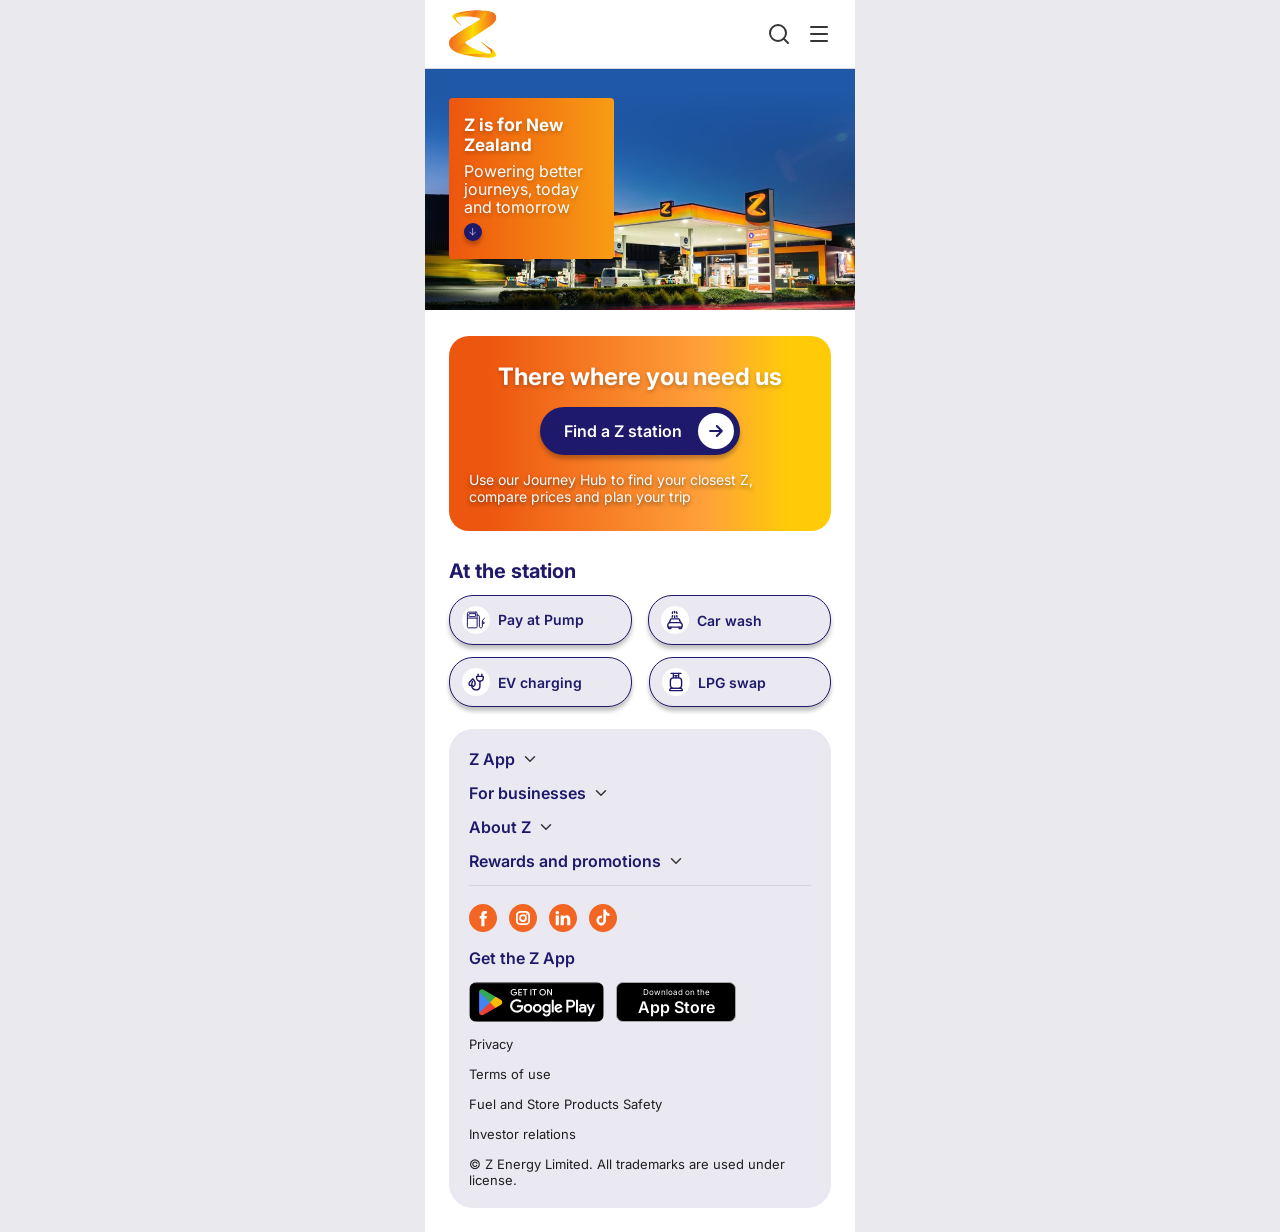
<file: index.html>
<!DOCTYPE html>
<html lang="en">
<head>
  <meta charset="utf-8">
  <meta name="viewport" content="width=device-width, initial-scale=1, viewport-fit=cover">
  <meta name="theme-color" content="#ffffff">
  <title>Z Energy – Home (Mobile 01)</title>
  <link rel="preconnect" href="https://fonts.googleapis.com">
  <link rel="preconnect" href="https://fonts.gstatic.com" crossorigin>
  <link href="https://fonts.googleapis.com/css2?family=Inter:wght@400;500;600;700;800&display=swap" rel="stylesheet">
  <link rel="stylesheet" href="styles.css?v=202611262155">
</head>
<body>
  <div class="page">

    <header class="nav">
      <a class="nav__logo" href="index.html" aria-label="Z home"><img src="assets/z-mark.svg" alt="Z"></a>
      <span class="nav__spacer"></span>
      <button class="nav__icon" type="button" aria-label="Search" data-toast="Search isn't part of this test"><img src="assets/search.svg" alt=""></button>
      <button class="nav__icon" type="button" aria-label="Menu" data-toast="Menu screen not built yet"><img src="assets/menu.svg" alt=""></button>
    </header>

    <main>
      <section class="hero-banner" aria-label="Z is for New Zealand">
        <div class="hero-card">
          <p class="hero-card__title">Z is <span class="for">for</span> New Zealand</p>
          <p class="hero-card__sub">Powering better journeys, today and tomorrow</p>
          <a class="hero-card__down" href="#find" aria-label="Scroll down"><img src="assets/hero-down.svg" alt=""></a>
        </div>
      </section>

      <section class="promo" id="find">
        <div class="promo__card">
          <h1 class="promo__title">There where you need us</h1>
          <a class="btn-arrow" href="journey-hub.html">
            Find a Z station
            <span class="btn-arrow__circle"><img src="assets/btn-arrow.svg" alt=""></span>
          </a>
          <p class="promo__text">Use our Journey Hub to find your closest Z, compare prices and plan your trip</p>
        </div>
      </section>

      <section class="section section--station">
        <h2 class="section__title section__title--navy">At the station</h2>
        <div class="chip-row">
          <button class="svc-chip svc-chip--tall" type="button" aria-pressed="false"><img src="assets/svc-paypump.svg" alt="">Pay at Pump</button>
          <button class="svc-chip" type="button" aria-pressed="false"><img src="assets/svc-carwash.svg" alt="">Car wash</button>
        </div>
        <div class="chip-row" style="gap:17px">
          <button class="svc-chip" type="button" aria-pressed="false"><img src="assets/svc-ev.svg" alt="">EV charging</button>
          <button class="svc-chip" type="button" aria-pressed="false"><img src="assets/svc-lpg.svg" alt="">LPG swap</button>
        </div>
      </section>
    </main>

    <footer class="footer" style="padding-top:16px">
      <div class="footer__card">
        <nav class="footer__menu" aria-label="Footer">
          <button type="button" aria-expanded="false">Z App <img src="assets/chevron-down.svg" alt=""></button>
          <button type="button" aria-expanded="false">For businesses <img src="assets/chevron-down.svg" alt=""></button>
          <button type="button" aria-expanded="false">About Z <img src="assets/chevron-down.svg" alt=""></button>
          <button type="button" aria-expanded="false">Rewards and promotions <img src="assets/chevron-down.svg" alt=""></button>
        </nav>
        <div class="footer__divider"></div>
        <div class="footer__social"><img src="assets/social-facebook.svg" alt="Facebook"><img src="assets/social-instagram.svg" alt="Instagram"><img src="assets/social-linkedin.svg" alt="LinkedIn"><img src="assets/social-tiktok.svg" alt="TikTok"></div>
        <div>
          <p class="footer__app-title">Get the Z App</p>
          <div class="footer__badges">
            <span class="badge-gplay" role="img" aria-label="Get it on Google Play"></span>
            <span class="badge-appstore" aria-label="Download on the App Store"><small>Download on the</small><strong>App Store</strong></span>
          </div>
        </div>
        <div class="footer__links">
          <a href="#">Privacy</a>
          <a href="#">Terms of use</a>
          <a href="#">Fuel and Store Products Safety</a>
          <a href="#">Investor relations</a>
          <p>© Z Energy Limited. All trademarks are used under license.</p>
        </div>
      </div>
    </footer>
  </div>

  <div class="toast" role="status" aria-live="polite"></div>
  <script src="app.js?v=202611262155"></script>
</body>
</html>
</file>
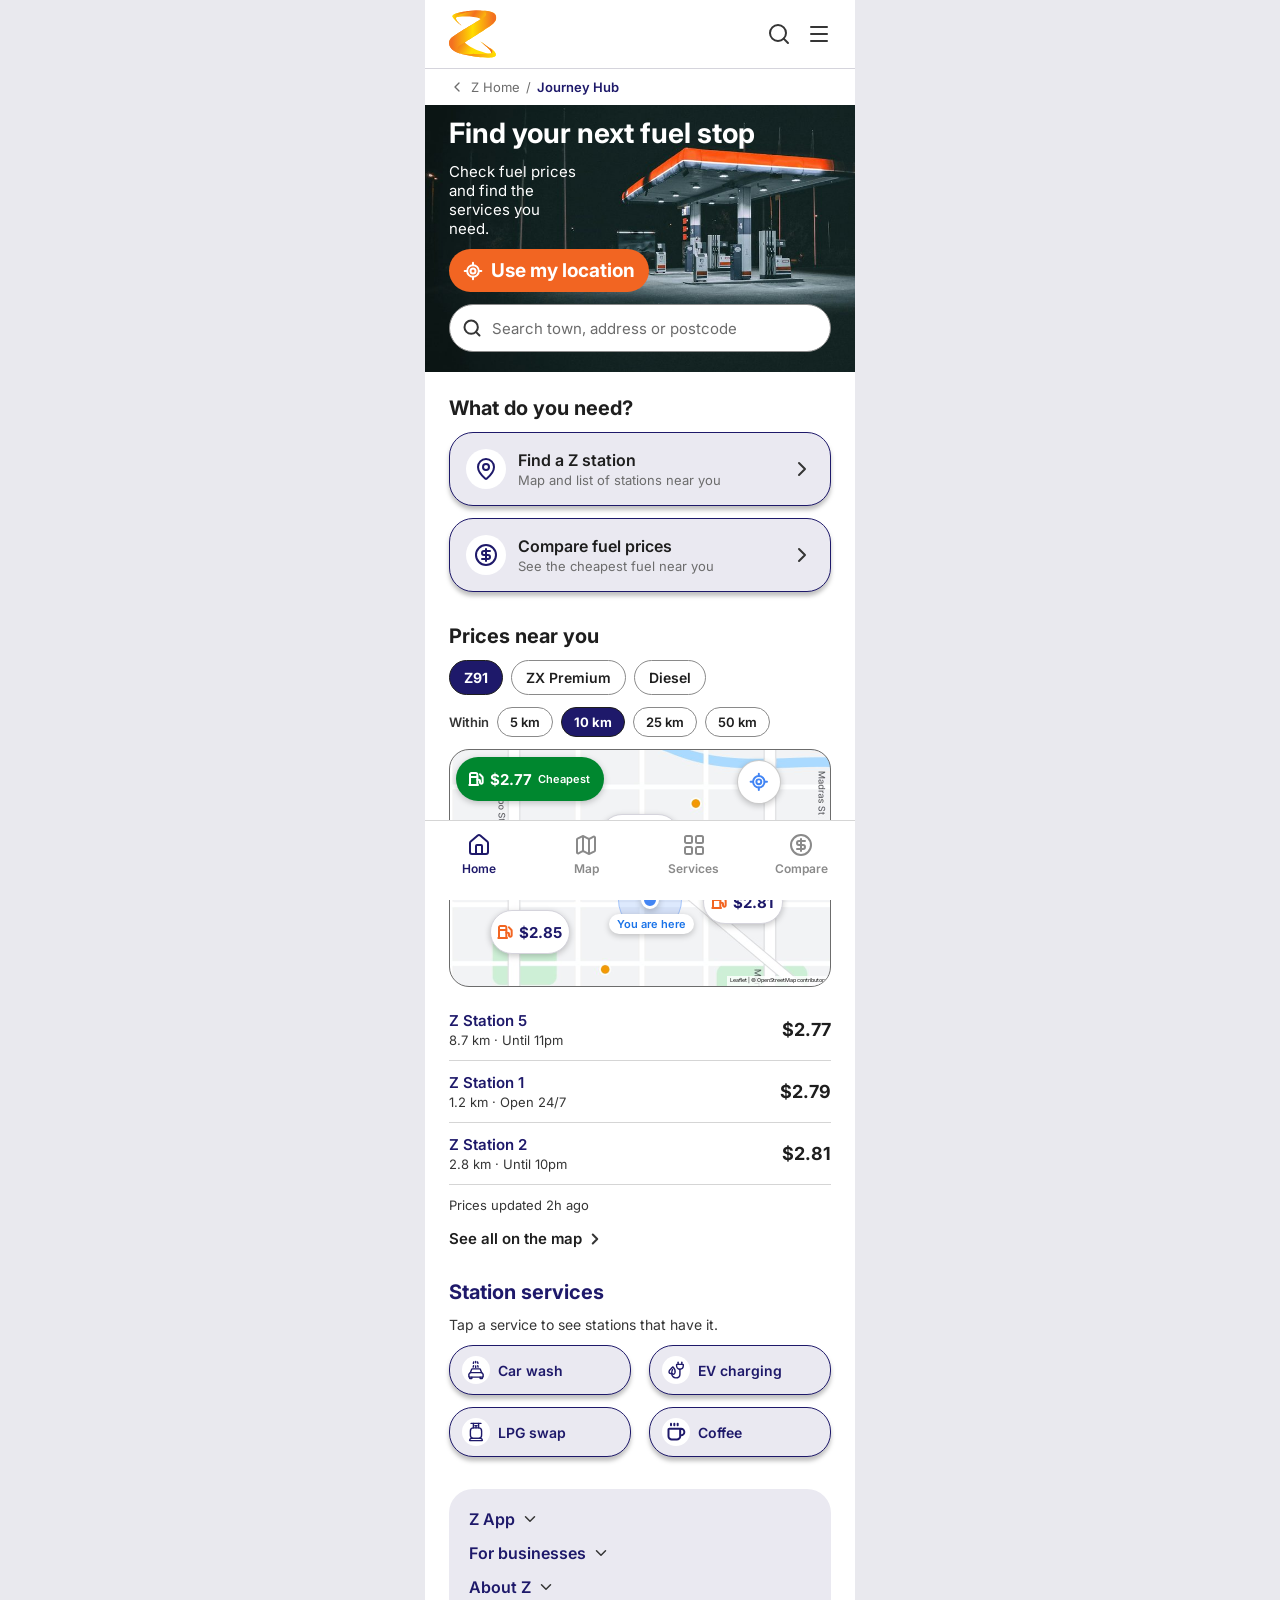
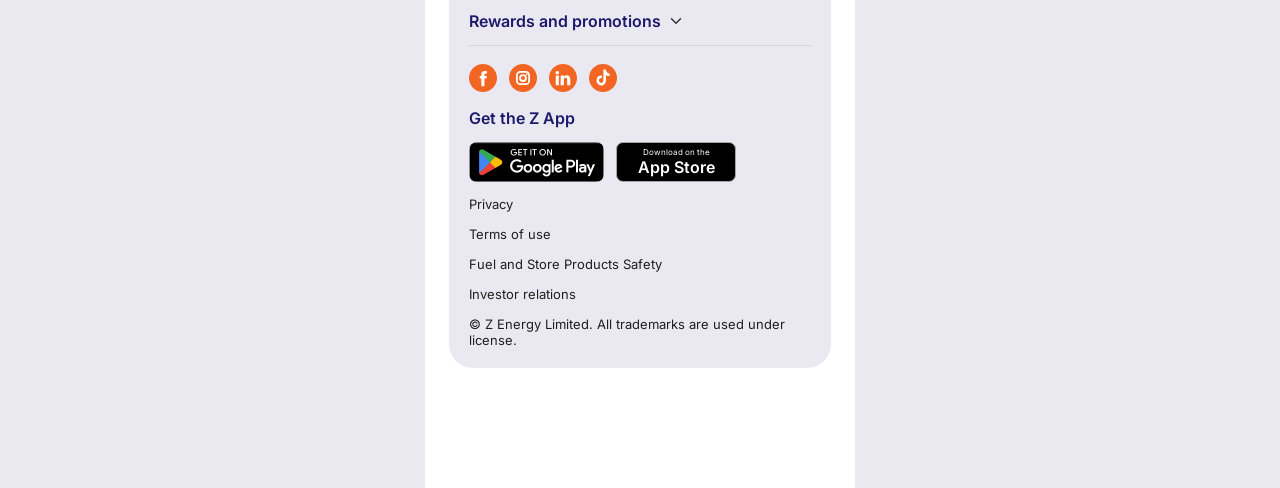
<file: journey-hub.html>
<!DOCTYPE html>
<html lang="en">
<head>
  <meta charset="utf-8">
  <meta name="viewport" content="width=device-width, initial-scale=1, viewport-fit=cover">
  <meta name="theme-color" content="#ffffff">
  <title>Z Energy – Journey Hub (Mobile 02)</title>
  <link rel="preconnect" href="https://fonts.googleapis.com">
  <link rel="preconnect" href="https://fonts.gstatic.com" crossorigin>
  <link href="https://fonts.googleapis.com/css2?family=Inter:wght@400;500;600;700;800&display=swap" rel="stylesheet">
  <link rel="stylesheet" href="styles.css?v=202611262155">
</head>
<body>
  <div class="page page--tabs">

    <header class="nav">
      <a class="nav__logo" href="index.html" aria-label="Z home"><img src="assets/z-mark.svg" alt="Z"></a>
      <span class="nav__spacer"></span>
      <button class="nav__icon" type="button" aria-label="Search" data-toast="Search isn't part of this test"><img src="assets/search.svg" alt=""></button>
      <button class="nav__icon" type="button" aria-label="Menu" data-toast="Menu screen not built yet"><img src="assets/menu.svg" alt=""></button>
    </header>

    <a class="crumb" href="index.html" aria-label="Back to Z Home">
      <img src="assets/crumb-back.svg" alt="">
      <span>Z Home</span>
      <span>/</span>
      <strong>Journey Hub</strong>
    </a>

    <main>
      <section class="hub-hero">
        <h1 class="hub-hero__title">Find your next fuel stop</h1>
        <p class="hub-hero__sub">Check fuel prices and find the services you need.</p>
        <button class="btn-locate" type="button" data-toast="Location would be requested here">
          <img src="assets/locate.svg" alt="">Use my location
        </button>
        <form class="searchbar" role="search" onsubmit="return false">
          <img src="assets/search-20.svg" alt="">
          <input type="search" placeholder="Search town, address or postcode" aria-label="Search town, address or postcode" enterkeyhint="search">
        </form>
      </section>

      <section class="section">
        <h2 class="section__title">What do you need?</h2>
        <a class="nav-card" href="#prices">
          <span class="nav-card__icon"><img src="assets/nav-pin.svg" alt=""></span>
          <span class="nav-card__text"><span class="nav-card__title">Find a Z station</span><span class="nav-card__sub">Map and list of stations near you</span></span>
          <img class="nav-card__chev" src="assets/chevron-right.svg" alt="">
        </a>
        <a class="nav-card" href="#prices">
          <span class="nav-card__icon"><img src="assets/nav-price.svg" alt=""></span>
          <span class="nav-card__text"><span class="nav-card__title">Compare fuel prices</span><span class="nav-card__sub">See the cheapest fuel near you</span></span>
          <img class="nav-card__chev" src="assets/chevron-right.svg" alt="">
        </a>
      </section>

      <section class="section" id="prices">
        <h2 class="section__title">Prices near you</h2>
        <div class="pills" data-group="fuel">
          <button class="pill" type="button" aria-pressed="true">Z91</button>
          <button class="pill" type="button" aria-pressed="false">ZX Premium</button>
          <button class="pill" type="button" aria-pressed="false">Diesel</button>
        </div>
        <div class="pills" data-group="distance">
          <span class="pills__label">Within</span>
          <button class="pill pill--sm" type="button" aria-pressed="false">5 km</button>
          <button class="pill pill--sm" type="button" aria-pressed="true">10 km</button>
          <button class="pill pill--sm" type="button" aria-pressed="false">25 km</button>
          <button class="pill pill--sm" type="button" aria-pressed="false">50 km</button>
        </div>

        <div class="map" aria-label="Map of nearby Z stations">
          <img class="map__acc" src="assets/you-accuracy.svg" alt="">
          <img class="map__dot" src="assets/you-dot.svg" alt="">
          <span class="map__here">You are here</span>
          <button class="map-pin map-pin--cheap" type="button" style="left:6px;top:7px" data-station="0"><img src="assets/fuel-white.svg" alt="">$2.77 <small>Cheapest</small></button>
          <button class="map-pin" type="button" style="left:150px;top:64px;width:80px" data-station="1"><img src="assets/fuel-orange.svg" alt="">$2.79</button>
          <button class="map-pin" type="button" style="left:253px;top:130px;width:80px" data-station="2"><img src="assets/fuel-orange.svg" alt="">$2.81</button>
          <button class="map-pin" type="button" style="left:40px;top:160px;width:80px" data-station="3"><img src="assets/fuel-orange.svg" alt="">$2.85</button>
          <button class="map__locate" type="button" aria-label="Locate me" data-toast="Location would be requested here"><img src="assets/locate-me.svg" alt=""></button>
          <span class="map__attr">Leaflet | © OpenStreetMap contributors</span>
        </div>

        <div class="prices">
          <div class="price-row" data-station="0"><div class="price-row__text"><span class="price-row__name">Z Station 5</span><span class="price-row__meta">8.7 km · Until 11pm</span></div><span class="price-row__price">$2.77</span></div>
          <div class="price-row" data-station="1"><div class="price-row__text"><span class="price-row__name">Z Station 1</span><span class="price-row__meta">1.2 km · Open 24/7</span></div><span class="price-row__price">$2.79</span></div>
          <div class="price-row" data-station="2"><div class="price-row__text"><span class="price-row__name">Z Station 2</span><span class="price-row__meta">2.8 km · Until 10pm</span></div><span class="price-row__price">$2.81</span></div>
        </div>
        <p class="prices__note">Prices updated 2h ago</p>
        <a class="see-all" href="#" data-toast="Full map not built yet">See all on the map <img src="assets/chevron-right-18.svg" alt=""></a>
      </section>

      <section class="section section--services">
        <h2 class="section__title section__title--navy">Station services</h2>
        <p class="section__hint">Tap a service to see stations that have it.</p>
        <div class="chip-row chip-row--wide">
          <button class="svc-chip" type="button" aria-pressed="false"><img src="assets/svc-carwash.svg" alt="">Car wash</button>
          <button class="svc-chip" type="button" aria-pressed="false"><img src="assets/svc-ev.svg" alt="">EV charging</button>
        </div>
        <div class="chip-row chip-row--wide">
          <button class="svc-chip" type="button" aria-pressed="false"><img src="assets/svc-lpg.svg" alt="">LPG swap</button>
          <button class="svc-chip" type="button" aria-pressed="false"><img src="assets/svc-coffee.svg" alt="">Coffee</button>
        </div>
      </section>
    </main>

    <footer class="footer">
      <div class="footer__card">
        <nav class="footer__menu" aria-label="Footer">
          <button type="button" aria-expanded="false">Z App <img src="assets/chevron-down.svg" alt=""></button>
          <button type="button" aria-expanded="false">For businesses <img src="assets/chevron-down.svg" alt=""></button>
          <button type="button" aria-expanded="false">About Z <img src="assets/chevron-down.svg" alt=""></button>
          <button type="button" aria-expanded="false">Rewards and promotions <img src="assets/chevron-down.svg" alt=""></button>
        </nav>
        <div class="footer__divider"></div>
        <div class="footer__social"><img src="assets/social-facebook.svg" alt="Facebook"><img src="assets/social-instagram.svg" alt="Instagram"><img src="assets/social-linkedin.svg" alt="LinkedIn"><img src="assets/social-tiktok.svg" alt="TikTok"></div>
        <div>
          <p class="footer__app-title">Get the Z App</p>
          <div class="footer__badges">
            <span class="badge-gplay" role="img" aria-label="Get it on Google Play"></span>
            <span class="badge-appstore" aria-label="Download on the App Store"><small>Download on the</small><strong>App Store</strong></span>
          </div>
        </div>
        <div class="footer__links">
          <a href="#">Privacy</a>
          <a href="#">Terms of use</a>
          <a href="#">Fuel and Store Products Safety</a>
          <a href="#">Investor relations</a>
          <p>© Z Energy Limited. All trademarks are used under license.</p>
        </div>
      </div>
    </footer>
  </div>

  <nav class="tabbar" aria-label="Journey Hub">
    <a class="tab" href="journey-hub.html" aria-current="page"><img src="assets/tab-home.svg" alt="">Home</a>
    <a class="tab" href="#" data-toast="Map tab not built yet"><img src="assets/tab-map.svg" alt="">Map</a>
    <a class="tab" href="#" data-toast="Services tab not built yet"><img src="assets/tab-services.svg" alt="">Services</a>
    <a class="tab" href="#" data-toast="Compare tab not built yet"><img src="assets/tab-compare.svg" alt="">Compare</a>
  </nav>

  <div class="toast" role="status" aria-live="polite"></div>
  <script src="app.js?v=202611262155"></script>
</body>
</html>
</file>
<file: styles.css>
/* Z mobile test — screens 01 (Entry) and 02 (Journey Hub), built from Figma "Mobile-test-1" */
:root {
  --z-navy: #1e196a;
  --z-orange: #f26522;
  --z-text: #353535;
  --z-text-strong: #1e1e1e;
  --z-muted: #6c6c6c;
  --z-border: #d5d4dc;
  --z-divider: #d5d5d5;
  --z-indigo-light: #eae9f1;
  --z-chip-border: #8a8a8a;
  --z-green: #00872f;
  --font-inter: "Inter", system-ui, -apple-system, "Segoe UI", sans-serif;
}

*, *::before, *::after { box-sizing: border-box; }
html { -webkit-text-size-adjust: 100%; }
body {
  margin: 0;
  font-family: var(--font-inter);
  color: var(--z-text-strong);
  background: #e9e9ee;
}
img { display: block; }
a { color: inherit; text-decoration: none; }
button, input { font: inherit; color: inherit; }
button { background: none; border: 0; padding: 0; cursor: pointer; }
p, h1, h2 { margin: 0; }

/* Phone-width column; on a desktop it sits centred so the mobile layout is still what you see */
.page {
  max-width: 430px;
  margin: 0 auto;
  min-height: 100vh;
  background: #fff;
  overflow-x: hidden;
}
.page--tabs { padding-bottom: calc(96px + env(safe-area-inset-bottom)); }

/* ---------- Nav bar (shared) ---------- */
.nav {
  position: sticky; top: 0; z-index: 20;
  display: flex; align-items: center; gap: 16px;
  padding: 10px 24px;
  background: #fff;
  border-bottom: 1px solid var(--z-border);
}
.nav__logo img { width: 48.3px; height: 48px; }
.nav__spacer { flex: 1; }
.nav__icon { width: 24px; height: 24px; }

/* ---------- Screen 01: hero banner ---------- */
.hero-banner {
  position: relative;
  height: 241px;
  background: #2b2f48 url("assets/hero.jpg") center / cover no-repeat;
}
.hero-card {
  position: absolute; left: 24.43px; top: 29.31px;
  width: 164.893px;
  display: flex; flex-direction: column; gap: 7.33px; align-items: flex-start;
  padding: 17.1px 14.657px;
  border-radius: 3.664px;
  background: linear-gradient(to right, #ed560e, #f89c14);
  color: #fff;
  text-shadow: 0 2px 4px rgba(0,0,0,.25);
}
.hero-card__title { font-weight: 700; font-size: 17.1px; line-height: 19.543px; }
.hero-card__title .for { font-size: 18px; }
.hero-card__sub { font-size: 16px; line-height: 18px; }
.hero-card__down {
  width: 18.321px; height: 18.321px; border-radius: 50%;
  background: var(--z-navy);
  box-shadow: 0 4px 4px rgba(0,0,0,.25);
  display: grid; place-items: center;
}
.hero-card__down img { width: 12.214px; height: 12.214px; }

/* ---------- Screen 01: "There where you need us" banner ---------- */
.promo { padding: 26px 24px 6px; }
.promo__card {
  display: flex; flex-direction: column; align-items: center; gap: 16px;
  padding: 26px 20px;
  border-radius: 20px;
  background: linear-gradient(90deg, #ed560e 9.86%, #ffa13a 66.88%, #ffcb08 89.19%);
  color: #fff;
  text-shadow: 0 2px 4px rgba(0,0,0,.25);
}
.promo__title { align-self: stretch; text-align: center; font-weight: 700; font-size: 24px; }
.promo__text { align-self: stretch; font-size: 14px; text-shadow: 0 2px 4px rgba(0,0,0,.5); }
.btn-arrow {
  display: inline-flex; align-items: center; gap: 16px;
  padding: 6px 6px 6px 24px;
  border-radius: 999px;
  background: var(--z-navy);
  filter: drop-shadow(0 4px 2px rgba(0,0,0,.25));
  font-weight: 600; font-size: 16px; line-height: 20px;
  color: #fff; text-shadow: none;
}
.btn-arrow__circle {
  width: 36px; height: 36px; border-radius: 50%;
  background: #fff; display: grid; place-items: center;
}
.btn-arrow__circle img { width: 20px; height: 20px; }
.btn-arrow:active { transform: translateY(1px); }

/* ---------- Sections ---------- */
.section { display: flex; flex-direction: column; gap: 12px; padding: 24px 24px 8px; }
.section--station { padding: 22px 24px 6px; }
.section--services { padding: 24px; }
.section__title { font-weight: 700; font-size: 20px; color: var(--z-text-strong); }
.section__title--navy { color: var(--z-navy); }
.section__hint { font-size: 14px; color: var(--z-text); }

/* ---------- Service chips (shared) ---------- */
.chip-row { display: flex; gap: 16px; }
.chip-row--wide { gap: 18px; }
.svc-chip {
  flex: 1 1 0; min-width: 0;
  display: flex; align-items: center; gap: 8px;
  padding: 10px 12px;
  border: 1.5px solid var(--z-navy);
  border-radius: 24px;
  background: var(--z-indigo-light);
  filter: drop-shadow(0 4px 2px rgba(0,0,0,.25));
  font-weight: 600; font-size: 14px; color: var(--z-navy);
  white-space: nowrap; text-align: left;
}
.svc-chip img { width: 28px; height: 28px; flex: none; }
.svc-chip--tall { line-height: 24px; }
.svc-chip.is-on { background: var(--z-navy); color: #fff; }

/* ---------- Footer (shared) ---------- */
.footer { padding: 8px 24px 24px; }
.footer__card {
  display: flex; flex-direction: column; gap: 14px;
  padding: 20px;
  border-radius: 24px;
  background: var(--z-indigo-light);
}
.footer__menu { display: flex; flex-direction: column; gap: 14px; }
.footer__menu button {
  display: inline-flex; align-items: center; gap: 6px;
  font-weight: 600; font-size: 16px; color: var(--z-navy);
}
.footer__menu img { width: 18px; height: 18px; transition: transform .2s; }
.footer__menu button[aria-expanded="true"] img { transform: rotate(180deg); }
.footer__divider { height: 1px; background: var(--z-divider); }
.footer__social { display: flex; gap: 12px; padding-top: 4px; }
.footer__social img { width: 28px; height: 28px; }
.footer__app-title { font-weight: 600; font-size: 16px; line-height: 24px; color: var(--z-navy); }
.footer__badges { display: flex; gap: 12px; align-items: center; margin-top: 12px; }
.badge-gplay {
  width: 135.333px; height: 40px; border-radius: 8px;
  background: #000 url("assets/google-play.png") center / cover no-repeat;
}
.badge-appstore {
  width: 120px; height: 40px; border-radius: 7px;
  border: 1px solid #a6a6a6; background: #000; color: #fff;
  display: flex; flex-direction: column; align-items: center; justify-content: center;
  line-height: normal;
}
.badge-appstore small { font-size: 8px; }
.badge-appstore strong { font-size: 16px; font-weight: 600; }
.footer__links { display: flex; flex-direction: column; gap: 14px; font-size: 13px; color: #1f1f1f; }

/* ---------- Screen 02: breadcrumb ---------- */
.crumb { display: flex; align-items: center; gap: 6px; padding: 10px 24px; font-size: 13px; color: var(--z-muted); }
.crumb img { width: 16px; height: 16px; }
.crumb strong { font-weight: 600; color: var(--z-navy); }

/* ---------- Screen 02: hero ---------- */
.hub-hero {
  position: relative;
  height: 267px;
  background-color: #f2f2f2;
  background: #1d2630 url("assets/station-night.jpg") center / cover no-repeat;
  color: #fff;
}
.hub-hero__title { position: absolute; left: 24px; top: 11px; font-weight: 700; font-size: 28px; white-space: nowrap; }
.hub-hero__sub { position: absolute; left: 24px; top: 57px; width: 132px; font-weight: 400; font-size: 15px; }
.btn-locate {
  position: absolute; left: 24px; top: 144px;
  display: inline-flex; align-items: center; gap: 8px;
  padding: 10px 14px; border-radius: 24px;
  background: var(--z-orange);
  font-weight: 700; font-size: 19px; color: #fff;
}
.btn-locate img { width: 20px; height: 20px; }
.searchbar {
  position: absolute; left: 24px; right: 24px; top: 199px;
  height: 48px;
  display: flex; align-items: center; gap: 8px;
  padding: 0 12px;
  border: 1.5px solid var(--z-chip-border); border-radius: 24px;
  background: #fff;
}
.searchbar img { width: 20px; height: 20px; flex: none; }
.searchbar input {
  flex: 1; min-width: 0; border: 0; outline: 0; background: transparent;
  font-size: 15px; color: var(--z-text-strong);
}
.searchbar input::placeholder { color: var(--z-muted); }
.searchbar:focus-within { border-color: var(--z-navy); }

/* ---------- Screen 02: nav cards ---------- */
.nav-card {
  display: flex; align-items: center; gap: 12px;
  padding: 16px;
  border: 1.5px solid var(--z-navy); border-radius: 24px;
  background: var(--z-indigo-light);
  filter: drop-shadow(0 4px 2px rgba(0,0,0,.25));
}
.nav-card__icon { padding: 8px; border-radius: 20px; background: #fff; flex: none; }
.nav-card__icon img { width: 24px; height: 24px; }
.nav-card__text { flex: 1; min-width: 0; display: flex; flex-direction: column; gap: 2px; }
.nav-card__title { font-weight: 600; font-size: 16px; color: var(--z-text-strong); }
.nav-card__sub { font-size: 13px; color: var(--z-muted); }
.nav-card__chev { width: 24px; height: 24px; flex: none; }

/* ---------- Screen 02: filters ---------- */
.pills { display: flex; gap: 8px; align-items: center; flex-wrap: wrap; }
.pills__label { font-weight: 600; font-size: 13px; color: var(--z-text); }
.pill {
  padding: 8px 14px; border-radius: 20px;
  border: 1.5px solid var(--z-chip-border); background: #fff;
  font-weight: 600; font-size: 14px; color: var(--z-text-strong);
}
.pill--sm { padding: 6px 12px; font-size: 13px; }
.pill[aria-pressed="true"] { background: var(--z-navy); border-color: var(--z-text-strong); color: #fff; font-weight: 700; }

/* ---------- Screen 02: map ---------- */
.map {
  position: relative;
  height: 238px;
  border: 1px solid var(--z-muted); border-radius: 20px;
  overflow: hidden;
  background: #f8f8f8 url("assets/map-tiles.jpg") left top / max(100%, 392.5px) auto no-repeat;
}
.map > * { position: absolute; }
.map__acc { left: 168px; top: 118px; width: 64px; height: 64px; }
.map__dot { left: 185px; top: 137px; width: 30px; height: 30px; }
.map__here {
  left: 158.5px; top: 164px;
  padding: 3px 8px; border-radius: 10px; background: #fff;
  box-shadow: 0 2px 6px rgba(0,0,0,.22);
  font-weight: 600; font-size: 11px; color: #1a73e8;
}
.map-pin {
  height: 44px; display: flex; align-items: center; justify-content: center; gap: 6px;
  padding: 0 14px 0 12px; border-radius: 22px;
  background: #fff; border: 1px solid var(--z-border);
  box-shadow: 0 2px 6px rgba(0,0,0,.22);
  font-weight: 700; font-size: 15px; color: var(--z-navy);
}
.map-pin img { width: 16px; height: 16px; }
.map-pin--cheap { background: var(--z-green); border: 0; box-shadow: none; filter: drop-shadow(0 2px 3px rgba(0,0,0,.22)); color: #fff; }
.map-pin--cheap small { font-weight: 600; font-size: 11px; }
.map-pin.is-active { outline: 3px solid var(--z-navy); outline-offset: 1px; }
.map__locate {
  left: 287px; top: 10px; width: 44px; height: 44px; border-radius: 22px;
  background: #fff; border: .981px solid rgba(0,0,0,.2);
  box-shadow: 0 2px 6px rgba(0,0,0,.22);
  display: grid; place-items: center;
}
.map__locate img { width: 19.625px; height: 19.625px; }
.map__attr {
  right: 0; bottom: 0;
  padding: .981px 2.944px; background: rgba(255,255,255,.8);
  font-weight: 500; font-size: 5.4px; line-height: 7.85px; color: var(--z-text);
}

/* ---------- Screen 02: price list ---------- */
.prices { display: flex; flex-direction: column; }
.price-row {
  display: flex; align-items: center; gap: 12px;
  padding: 12px 0; border-bottom: 1px solid var(--z-divider);
}
.price-row__text { flex: 1; display: flex; flex-direction: column; gap: 2px; }
.price-row__name { font-weight: 600; font-size: 15px; color: var(--z-navy); }
.price-row__meta { font-size: 13px; color: var(--z-text); }
.price-row__price { font-weight: 700; font-size: 18px; color: var(--z-text-strong); }
.prices__note { font-size: 13px; color: var(--z-text); }
.see-all { display: inline-flex; align-items: center; gap: 4px; padding-top: 4px; font-weight: 600; font-size: 15px; color: var(--z-text-strong); }
.see-all img { width: 18px; height: 18px; }

/* ---------- Screen 02: bottom tab bar ---------- */
.tabbar {
  position: fixed; bottom: 0; left: 50%; transform: translateX(-50%);
  width: 100%; max-width: 430px; z-index: 30;
  display: flex;
  height: calc(80px + env(safe-area-inset-bottom));
  padding: 8px 0 calc(20px + env(safe-area-inset-bottom));
  background: #fff; border-top: 1px solid var(--z-divider);
}
.tab {
  flex: 1; display: flex; flex-direction: column; align-items: center; justify-content: center; gap: 4px;
  font-weight: 600; font-size: 12px; color: var(--z-chip-border);
}
.tab img { width: 24px; height: 24px; }
.tab[aria-current="page"] { color: var(--z-navy); }

/* Toast used for prototype-only taps */
.toast {
  position: fixed; left: 50%; bottom: calc(100px + env(safe-area-inset-bottom)); transform: translateX(-50%);
  z-index: 50; max-width: 340px;
  padding: 10px 16px; border-radius: 12px;
  background: var(--z-navy); color: #fff; font-size: 14px;
  opacity: 0; pointer-events: none; transition: opacity .2s;
}
.toast.is-shown { opacity: 1; }

:focus-visible { outline: 3px solid var(--z-orange); outline-offset: 2px; }

/* ---------- Hamburger menu (Figma: Mobile menu) ---------- */
.menu {
  position: fixed; left: 50%; transform: translateX(-50%);
  top: var(--menu-top, 69px); bottom: 0;
  width: 100%; max-width: 430px; z-index: 40;
  background: #fff;
  overflow-y: auto; overscroll-behavior: contain;
  padding-bottom: env(safe-area-inset-bottom);
}
.menu[hidden] { display: none; }
.menu__label { padding: 20px 24px 6px; font-weight: 600; font-size: 13px; color: var(--z-text); }
.menu__item {
  display: flex; align-items: center; width: 100%;
  padding: 16px 24px;
  border-bottom: 1px solid var(--z-divider);
  text-align: left;
}
.menu__text { flex: 1; min-width: 0; display: flex; flex-direction: column; gap: 2px; }
.menu__title { font-weight: 700; font-size: 18px; color: var(--z-navy); }
.menu__sub { font-size: 13px; color: var(--z-text); }
.menu__item--more .menu__title { font-weight: 600; color: var(--z-text); }
.menu__item img { width: 20px; height: 20px; flex: none; }
body.menu-open { overflow: hidden; }
body.menu-open .tabbar { display: none; }
</file>
